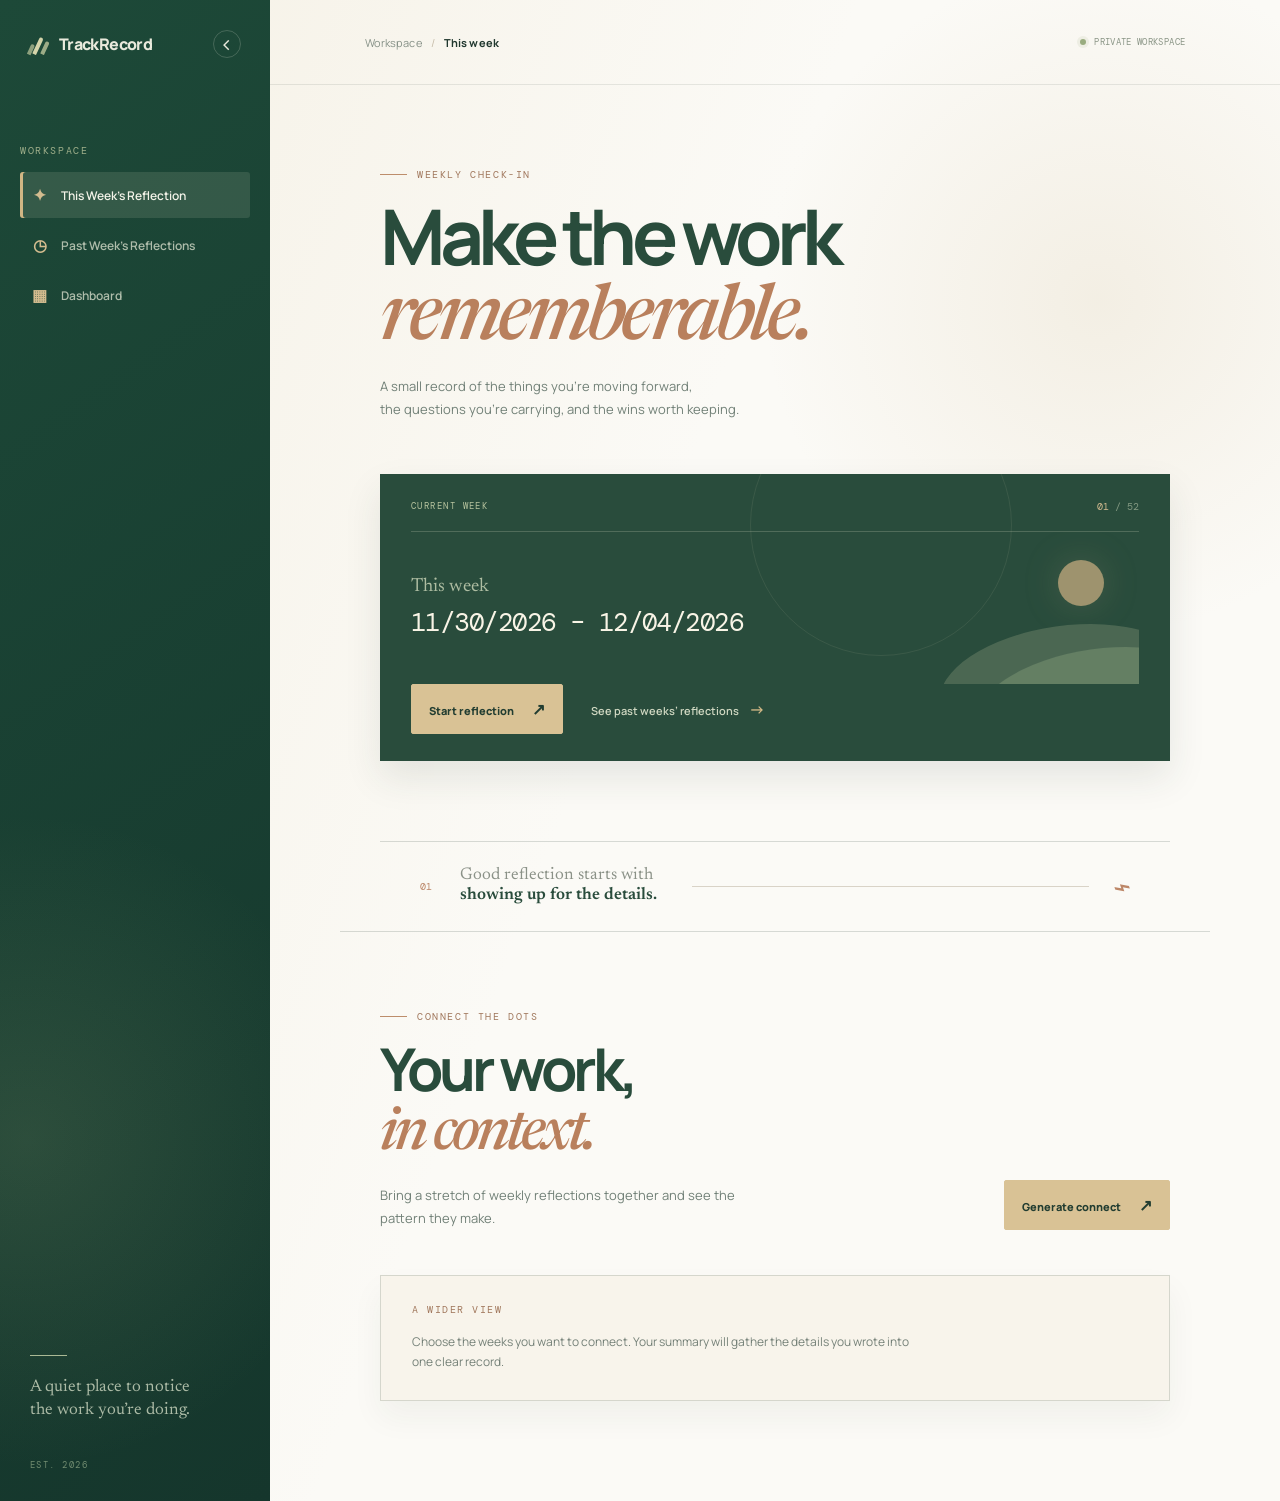
<file: index.html>
<!doctype html>
<html lang="en">
  <head>
    <meta charset="UTF-8" />
    <meta name="viewport" content="width=device-width, initial-scale=1.0" />
    <meta name="description" content="TrackRecord helps you keep a thoughtful record of your work each week." />
    <title>TrackRecord | Weekly work reflections</title>
    <link rel="preconnect" href="https://fonts.googleapis.com" />
    <link rel="preconnect" href="https://fonts.gstatic.com" crossorigin />
    <link href="https://fonts.googleapis.com/css2?family=DM+Mono:wght@400;500&family=Manrope:wght@400;500;600;700;800&family=Newsreader:opsz,wght@6..72,500;6..72,600&display=swap" rel="stylesheet" />
    <link rel="stylesheet" href="styles.css" />
    <script src="script.js" defer></script>
  </head>
  <body>
    <div class="app-shell">
      <aside class="sidebar" aria-label="Primary navigation">
        <div class="sidebar-top">
          <a class="brand-mark" href="index.html" aria-label="TrackRecord home">
            <span class="brand-symbol" aria-hidden="true"><span></span><span></span><span></span></span>
            <span class="brand-name">TrackRecord</span>
          </a>

          <button class="collapse-button" type="button" aria-label="Collapse navigation" aria-expanded="true">
            <span aria-hidden="true">‹</span>
          </button>
        </div>

        <nav class="nav-list">
          <p class="nav-label">Workspace</p>
          <a class="nav-item active" href="#reflection" aria-current="page">
            <span class="nav-icon" aria-hidden="true">✦</span>
            <span>This Week’s Reflection</span>
          </a>
          <a class="nav-item" href="past.html">
            <span class="nav-icon" aria-hidden="true">◷</span>
            <span>Past Week’s Reflections</span>
          </a>
          <a class="nav-item" href="#dashboard">
            <span class="nav-icon" aria-hidden="true">▦</span>
            <span>Dashboard</span>
          </a>
        </nav>

        <div class="sidebar-footer">
          <div class="footer-line"></div>
          <p class="footer-note">A quiet place to notice<br />the work you’re doing.</p>
          <span class="footer-year">EST. 2026</span>
        </div>
      </aside>

      <main class="main-content" id="reflection">
        <header class="topbar">
          <div class="breadcrumb"><span>Workspace</span><span class="breadcrumb-slash">/</span><strong>This week</strong></div>
          <div class="topbar-status"><span class="status-dot"></span>Private workspace</div>
        </header>

        <section class="hero-section" aria-labelledby="page-title">
          <div class="eyebrow"><span class="eyebrow-line"></span><span>Weekly check-in</span></div>
          <h1 id="page-title">Make the work<br /><em>rememberable.</em></h1>
          <p class="hero-description">A small record of the things you’re moving forward,<br class="desktop-break" /> the questions you’re carrying, and the wins worth keeping.</p>

          <div class="reflection-card">
            <div class="card-topline">
              <span class="card-kicker">CURRENT WEEK</span>
              <span class="card-index">01 <span>/ 52</span></span>
            </div>
            <div class="card-content">
              <div>
                <p class="week-label">This week</p>
                <p class="week-dates" id="week-dates">09/14/2026 – 09/18/2026</p>
              </div>
              <div class="card-decoration" aria-hidden="true">
                <span class="sun"></span>
                <span class="hill hill-back"></span>
                <span class="hill hill-front"></span>
              </div>
            </div>
            <div class="card-actions">
              <a class="primary-button" href="reflection.html" target="_blank" rel="noopener">Start reflection <span aria-hidden="true">↗</span></a>
              <a class="text-button" href="past.html">See past weeks’ reflections <span aria-hidden="true">→</span></a>
            </div>
          </div>
        </section>

        <section class="lower-note" aria-label="Reflection prompt">
          <div class="note-number">01</div>
          <p>Good reflection starts with<br /><strong>showing up for the details.</strong></p>
          <span class="note-rule"></span>
          <span class="note-mark" aria-hidden="true">⌁</span>
        </section>

        <section class="dashboard-section" id="dashboard" aria-labelledby="dashboard-title">
          <div class="eyebrow"><span class="eyebrow-line"></span><span>Connect the dots</span></div>
          <div class="dashboard-heading">
            <div>
              <h2 id="dashboard-title">Your work,<br /><em>in context.</em></h2>
              <p class="dashboard-description">Bring a stretch of weekly reflections together and see the pattern they make.</p>
            </div>
            <button class="primary-button" id="connect-button" type="button">Generate connect <span aria-hidden="true">↗</span></button>
          </div>

          <div class="dashboard-empty" id="dashboard-empty">
            <p class="panel-kicker">A wider view</p>
            <p>Choose the weeks you want to connect. Your summary will gather the details you wrote into one clear record.</p>
          </div>

          <article class="connect-summary" id="connect-summary" hidden>
            <div class="connect-summary-topline">
              <div>
                <p class="panel-kicker">Summary Since Last Connect</p>
                <h3 id="connect-range">All available weeks</h3>
              </div>
              <span class="summary-check" aria-hidden="true">✓</span>
            </div>
            <div class="connect-summary-list" id="connect-summary-list"></div>
          </article>
        </section>
      </main>
    </div>

    <dialog class="connect-dialog" id="connect-dialog" aria-labelledby="connect-dialog-title">
      <form method="dialog" id="connect-form">
        <div class="dialog-topline">
          <p class="panel-kicker">Generate a wider view</p>
          <button class="dialog-close" value="cancel" type="submit" aria-label="Close connect dialog">×</button>
        </div>
        <h2 id="connect-dialog-title">Which weeks<br /><em>should connect?</em></h2>
        <p class="dialog-copy">Select the first and last reflection to include. You can connect any available range.</p>
        <div class="connect-fields">
          <label>From <select id="connect-start" required></select></label>
          <label>Through <select id="connect-end" required></select></label>
        </div>
        <div class="dialog-actions">
          <button class="quiet-button" value="cancel" type="submit">Cancel</button>
          <button class="primary-button" id="generate-button" value="default" type="submit">Generate summary <span aria-hidden="true">↗</span></button>
        </div>
      </form>
    </dialog>
  </body>
</html>
</file>
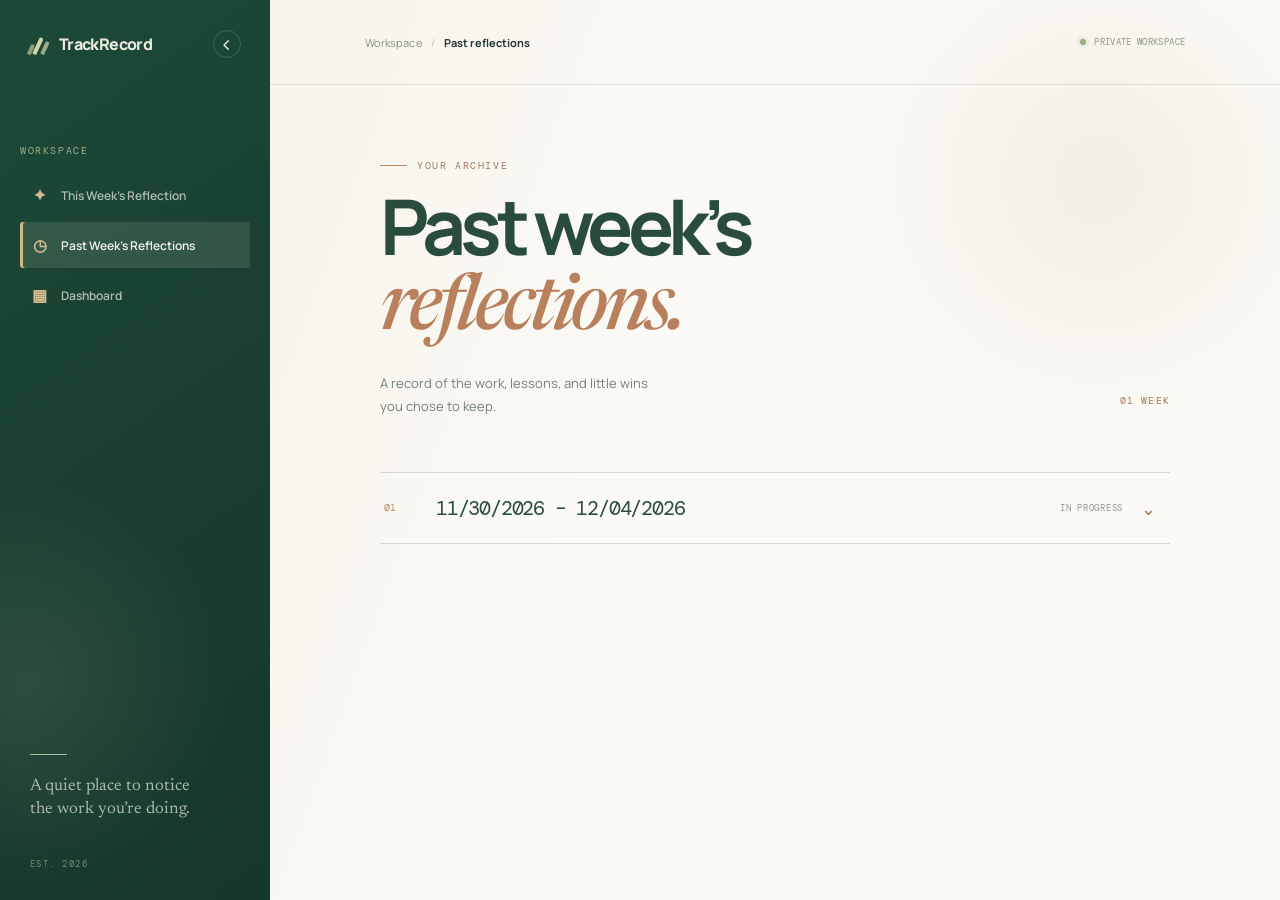
<file: past.html>
<!doctype html>
<html lang="en">
  <head>
    <meta charset="UTF-8" />
    <meta name="viewport" content="width=device-width, initial-scale=1.0" />
    <meta name="description" content="Review your past TrackRecord reflections." />
    <title>Past Reflections | TrackRecord</title>
    <link rel="preconnect" href="https://fonts.googleapis.com" />
    <link rel="preconnect" href="https://fonts.gstatic.com" crossorigin />
    <link href="https://fonts.googleapis.com/css2?family=DM+Mono:wght@400;500&family=Manrope:wght@400;500;600;700;800&family=Newsreader:opsz,wght@6..72,500;6..72,600&display=swap" rel="stylesheet" />
    <link rel="stylesheet" href="styles.css" />
    <script src="past.js" defer></script>
  </head>
  <body>
    <div class="app-shell">
      <aside class="sidebar" aria-label="Primary navigation">
        <div class="sidebar-top">
          <a class="brand-mark" href="index.html" aria-label="TrackRecord home">
            <span class="brand-symbol" aria-hidden="true"><span></span><span></span><span></span></span>
            <span class="brand-name">TrackRecord</span>
          </a>
          <button class="collapse-button" type="button" aria-label="Collapse navigation" aria-expanded="true">
            <span aria-hidden="true">‹</span>
          </button>
        </div>
        <nav class="nav-list">
          <p class="nav-label">Workspace</p>
          <a class="nav-item" href="reflection.html"><span class="nav-icon" aria-hidden="true">✦</span><span>This Week’s Reflection</span></a>
          <a class="nav-item active" href="past.html" aria-current="page"><span class="nav-icon" aria-hidden="true">◷</span><span>Past Week’s Reflections</span></a>
          <a class="nav-item" href="index.html#dashboard"><span class="nav-icon" aria-hidden="true">▦</span><span>Dashboard</span></a>
        </nav>
        <div class="sidebar-footer">
          <div class="footer-line"></div>
          <p class="footer-note">A quiet place to notice<br />the work you’re doing.</p>
          <span class="footer-year">EST. 2026</span>
        </div>
      </aside>

      <main class="main-content">
        <header class="topbar">
          <div class="breadcrumb"><a href="index.html">Workspace</a><span class="breadcrumb-slash">/</span><strong>Past reflections</strong></div>
          <div class="topbar-status"><span class="status-dot"></span>Private workspace</div>
        </header>

        <section class="past-workspace" aria-labelledby="past-title">
          <div class="eyebrow"><span class="eyebrow-line"></span><span>Your archive</span></div>
          <div class="past-heading">
            <div>
              <h1 id="past-title">Past week’s<br /><em>reflections.</em></h1>
              <p class="past-description">A record of the work, lessons, and little wins<br class="desktop-break" /> you chose to keep.</p>
            </div>
            <span class="archive-count" id="archive-count">01 week</span>
          </div>
          <div class="week-list" id="week-list" aria-live="polite"></div>
        </section>
      </main>
    </div>
  </body>
</html>
</file>
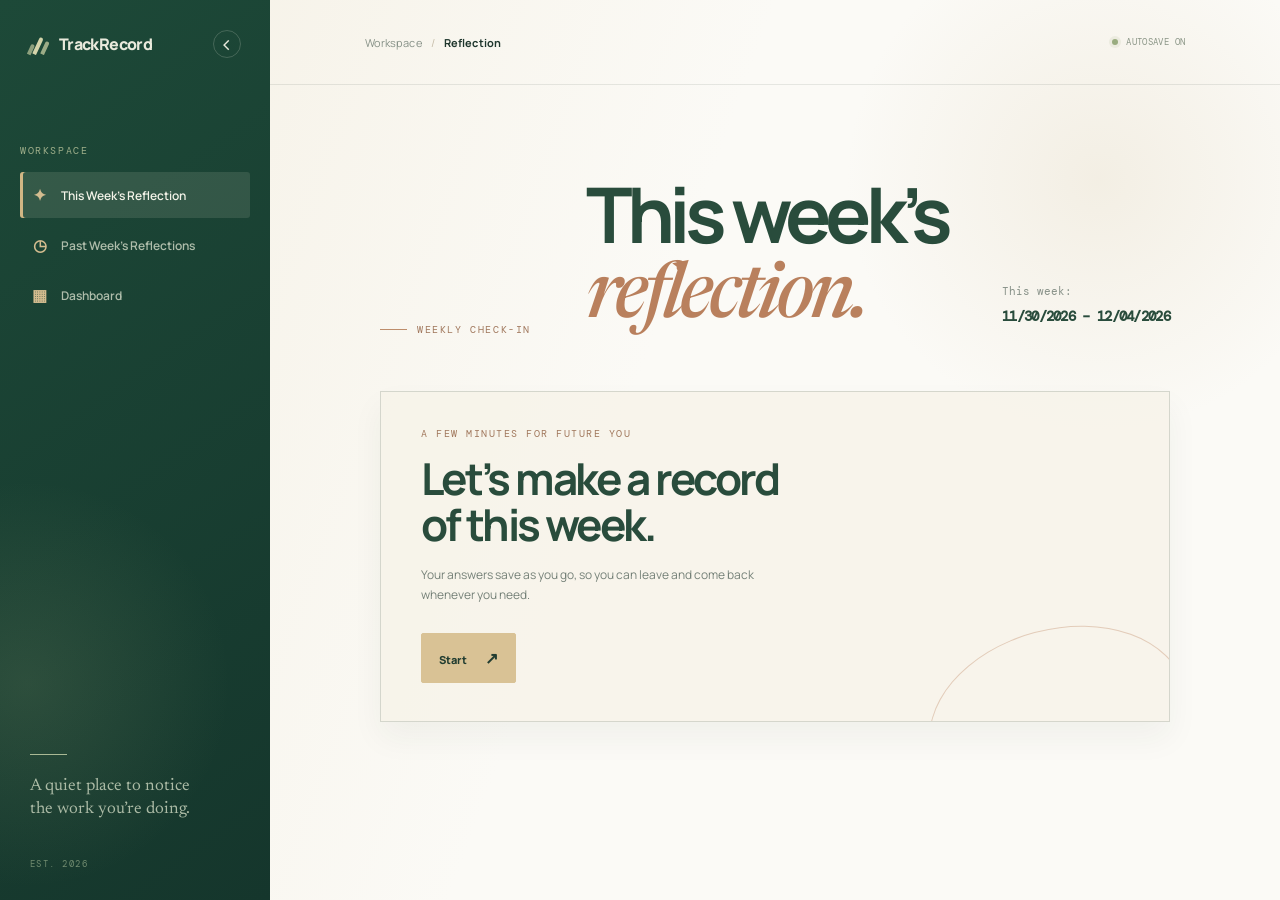
<file: reflection.html>
<!doctype html>
<html lang="en">
  <head>
    <meta charset="UTF-8" />
    <meta name="viewport" content="width=device-width, initial-scale=1.0" />
    <meta name="description" content="Write your weekly TrackRecord reflection." />
    <title>Start Reflection | TrackRecord</title>
    <link rel="preconnect" href="https://fonts.googleapis.com" />
    <link rel="preconnect" href="https://fonts.gstatic.com" crossorigin />
    <link href="https://fonts.googleapis.com/css2?family=DM+Mono:wght@400;500&family=Manrope:wght@400;500;600;700;800&family=Newsreader:opsz,wght@6..72,500;6..72,600&display=swap" rel="stylesheet" />
    <link rel="stylesheet" href="styles.css" />
    <script src="reflection.js" defer></script>
  </head>
  <body class="reflection-page">
    <div class="app-shell">
      <aside class="sidebar" aria-label="Primary navigation">
        <div class="sidebar-top">
          <a class="brand-mark" href="index.html" aria-label="TrackRecord home">
            <span class="brand-symbol" aria-hidden="true"><span></span><span></span><span></span></span>
            <span class="brand-name">TrackRecord</span>
          </a>
          <button class="collapse-button" type="button" aria-label="Collapse navigation" aria-expanded="true">
            <span aria-hidden="true">‹</span>
          </button>
        </div>
        <nav class="nav-list">
          <p class="nav-label">Workspace</p>
          <a class="nav-item active" href="reflection.html" aria-current="page"><span class="nav-icon" aria-hidden="true">✦</span><span>This Week’s Reflection</span></a>
          <a class="nav-item" href="past.html"><span class="nav-icon" aria-hidden="true">◷</span><span>Past Week’s Reflections</span></a>
          <a class="nav-item" href="index.html#dashboard"><span class="nav-icon" aria-hidden="true">▦</span><span>Dashboard</span></a>
        </nav>
        <div class="sidebar-footer">
          <div class="footer-line"></div>
          <p class="footer-note">A quiet place to notice<br />the work you’re doing.</p>
          <span class="footer-year">EST. 2026</span>
        </div>
      </aside>

      <main class="main-content" id="reflection-app">
        <header class="topbar">
          <div class="breadcrumb"><a href="index.html">Workspace</a><span class="breadcrumb-slash">/</span><strong>Reflection</strong></div>
          <div class="topbar-status"><span class="status-dot"></span>Autosave on</div>
        </header>

        <section class="reflection-workspace" aria-labelledby="reflection-title">
          <div class="reflection-heading">
            <div class="eyebrow"><span class="eyebrow-line"></span><span>Weekly check-in</span></div>
            <h1 id="reflection-title">This week’s<br /><em>reflection.</em></h1>
            <p class="reflection-week">This week: <strong id="reflection-week-dates">09/14/2026 – 09/18/2026</strong></p>
          </div>

          <div class="reflection-panel" id="start-panel">
            <p class="panel-kicker">A few minutes for future you</p>
            <h2>Let’s make a record<br />of this week.</h2>
            <p class="panel-copy">Your answers save as you go, so you can leave and come back whenever you need.</p>
            <button class="primary-button" id="begin-button" type="button">Start <span aria-hidden="true">↗</span></button>
          </div>

          <div class="question-panel" id="question-panel" hidden>
            <div class="question-progress"><span id="question-count">01</span><span class="progress-track"><span id="progress-fill"></span></span><span>06</span></div>
            <p class="question-kicker">Question <span id="question-number">01</span></p>
            <h2 id="question-title">What projects/tasks did you work on this week?</h2>
            <div class="answer-list" id="answer-list"></div>
            <p class="save-status" id="save-status" role="status">Saved locally</p>
          </div>

          <div class="summary-panel" id="summary-panel" hidden>
            <div class="summary-topline"><span class="panel-kicker">Your reflection</span><span class="summary-check" aria-hidden="true">✓</span></div>
            <h2>That’s a week<br /><em>worth remembering.</em></h2>
            <div class="summary-list" id="summary-list"></div>
            <div class="summary-actions">
              <button class="quiet-button edit-summary-button" type="button" data-action="edit">Edit reflection <span aria-hidden="true">↗</span></button>
              <a class="text-button summary-home" href="index.html">Back to this week <span aria-hidden="true">→</span></a>
            </div>
          </div>
        </section>
      </main>
    </div>
  </body>
</html>
</file>
<file: styles.css>
:root {
  --ink: #20372e;
  --deep-green: #294c3c;
  --forest: #163d30;
  --moss: #637d5f;
  --cream: #f4f0e6;
  --paper: #fbfaf6;
  --sand: #d9c9a9;
  --clay: #b9805d;
  --line: rgba(32, 55, 46, 0.17);
  --sidebar-width: 270px;
  --sidebar-collapsed-width: 72px;
}

* { box-sizing: border-box; }

html { scroll-behavior: smooth; }

body {
  margin: 0;
  min-width: 320px;
  background: var(--cream);
  color: var(--ink);
  font-family: "Manrope", sans-serif;
  -webkit-font-smoothing: antialiased;
}

button, a { font: inherit; }
button { cursor: pointer; }
a { color: inherit; text-decoration: none; }

.app-shell { display: flex; min-height: 100vh; overflow: hidden; }

.sidebar {
  position: relative;
  display: flex;
  flex: 0 0 var(--sidebar-width);
  flex-direction: column;
  min-height: 100vh;
  padding: 30px 20px 28px;
  color: #e9eadc;
  background: var(--forest);
  background-image: radial-gradient(circle at 10% 76%, rgba(156, 170, 122, .16), transparent 28%), linear-gradient(145deg, #1d4938, #15362c);
  transition: padding .25s ease;
}
.sidebar.collapsed { width: 72px; min-width: 0; flex: 0 0 72px; padding-left: 10px; padding-right: 10px; }
.sidebar.collapsed .sidebar-top { justify-content: center; padding: 0; }
.sidebar.collapsed .brand-name,
.sidebar.collapsed .nav-label,
.sidebar.collapsed .nav-item span:last-child,
.sidebar.collapsed .sidebar-footer { display: none; }
.sidebar.collapsed .nav-item { justify-content: center; padding-left: 8px; padding-right: 8px; }
.sidebar.collapsed .collapse-button span { display: inline-block; transform: translateX(1px); }

.sidebar-top { display: flex; align-items: center; justify-content: space-between; padding: 0 9px; }
.brand-mark { display: flex; align-items: center; gap: 11px; font-size: 16px; font-weight: 800; letter-spacing: -.04em; }
.brand-symbol { position: relative; display: flex; align-items: end; gap: 3px; height: 21px; width: 19px; }
.brand-symbol span { display: block; width: 4px; border-radius: 8px 8px 1px 1px; background: #bdc69b; transform: rotate(25deg); }
.brand-symbol span:nth-child(1) { height: 11px; opacity: .7; }
.brand-symbol span:nth-child(2) { height: 18px; background: #d4d4aa; }
.brand-symbol span:nth-child(3) { height: 14px; opacity: .8; }
.collapse-button { display: grid; place-items: center; width: 28px; height: 28px; border: 1px solid rgba(233, 234, 220, .2); border-radius: 50%; color: #e9eadc; background: transparent; font-size: 22px; line-height: 1; }
.nav-list { margin-top: 86px; }
.nav-label, .card-kicker, .footer-year { margin: 0 0 15px; color: #9eae8a; font-family: "DM Mono", monospace; font-size: 10px; letter-spacing: .16em; text-transform: uppercase; }
.nav-item { display: flex; align-items: center; gap: 13px; margin: 4px 0; padding: 12px 11px; border-radius: 3px; color: #afbdab; font-size: 12px; font-weight: 600; transition: background .2s, color .2s; }
.nav-item:hover, .nav-item.active { color: #f3f3e8; background: rgba(227, 229, 207, .12); }
.nav-item.active { box-shadow: inset 3px 0 #d1b684; }
.nav-icon { display: inline-grid; place-items: center; width: 17px; color: #d3bc8f; font-size: 16px; }
.sidebar-footer { margin-top: auto; padding: 0 10px; }
.footer-line { width: 37px; height: 1px; margin-bottom: 21px; background: #aab995; }
.footer-note { margin: 0 0 28px; color: #acbba6; font-family: "Newsreader", serif; font-size: 17px; line-height: 1.35; }
.footer-year { margin: 0; color: #718c70; font-size: 9px; }

.main-content { position: relative; flex: 1; min-width: 0; min-height: 100vh; background: var(--paper); background-image: radial-gradient(circle at 82% 20%, rgba(215, 198, 163, .22), transparent 23%), linear-gradient(110deg, rgba(239, 231, 211, .35), transparent 38%); }
.topbar { display: flex; align-items: center; justify-content: space-between; min-height: 85px; padding: 0 7.4vw; border-bottom: 1px solid rgba(32, 55, 46, .1); }
.breadcrumb { color: #869187; font-size: 11px; letter-spacing: .01em; }
.breadcrumb strong { color: var(--ink); font-weight: 700; }
.breadcrumb-slash { margin: 0 9px; color: #c6bca9; }
.topbar-status { display: flex; align-items: center; gap: 8px; color: #8b9687; font-family: "DM Mono", monospace; font-size: 9px; letter-spacing: .04em; text-transform: uppercase; }
.status-dot { width: 6px; height: 6px; border-radius: 50%; background: #99ac7f; box-shadow: 0 0 0 3px rgba(153, 172, 127, .13); }
.hero-section { max-width: 870px; margin: 0 auto; padding: 83px 40px 30px; }
.eyebrow { display: flex; align-items: center; gap: 10px; color: #a1785d; font-family: "DM Mono", monospace; font-size: 10px; letter-spacing: .16em; text-transform: uppercase; }
.eyebrow-line { width: 27px; height: 1px; background: #bd8d6b; }
h1 { margin: 18px 0 17px; color: var(--deep-green); font-size: clamp(46px, 6vw, 82px); font-weight: 700; letter-spacing: -.075em; line-height: .96; }
h1 em { color: var(--clay); font-family: "Newsreader", serif; font-weight: 500; letter-spacing: -.06em; }
.hero-description { margin: 0; color: #718077; font-size: 13px; line-height: 1.75; }
.reflection-card { position: relative; overflow: hidden; margin-top: 53px; padding: 26px 31px 27px; color: #f3f0e4; background: var(--deep-green); box-shadow: 0 17px 35px rgba(38, 59, 47, .1); }
.reflection-card::after { position: absolute; top: -80px; right: 20%; width: 260px; height: 260px; border: 1px solid rgba(225, 218, 188, .09); border-radius: 50%; content: ""; }
.card-topline, .card-content, .card-actions { position: relative; z-index: 1; }
.card-topline { display: flex; align-items: center; justify-content: space-between; padding-bottom: 18px; border-bottom: 1px solid rgba(234, 232, 211, .2); }
.card-kicker { margin: 0; color: #b7c49f; font-size: 9px; }
.card-index { color: #d4bc91; font-family: "DM Mono", monospace; font-size: 10px; }
.card-index span { color: #849a83; }
.card-content { display: flex; align-items: center; justify-content: space-between; min-height: 152px; }
.week-label { margin: 0 0 9px; color: #aebda2; font-family: "Newsreader", serif; font-size: 19px; }
.week-dates { margin: 0; color: #f8f4e6; font-family: "DM Mono", monospace; font-size: clamp(18px, 2.4vw, 26px); letter-spacing: -.06em; }
.card-decoration { position: relative; align-self: stretch; width: 210px; overflow: hidden; opacity: .75; }
.sun { position: absolute; top: 28px; right: 35px; width: 46px; height: 46px; border-radius: 50%; background: #c5ab7f; box-shadow: 0 0 35px rgba(197, 171, 127, .25); }
.hill { position: absolute; bottom: -62px; width: 250px; height: 120px; border-radius: 50% 50% 0 0; transform: rotate(-8deg); }
.hill-back { right: -50px; background: #57715a; }
.hill-front { right: -85px; bottom: -85px; background: #789071; }
.card-actions { display: flex; align-items: center; gap: 28px; }
.primary-button { padding: 13px 17px; border: 1px solid #d9c295; border-radius: 2px; color: #223d31; background: #d9c295; font-size: 11px; font-weight: 800; transition: background .2s, transform .2s; }
.primary-button { display: inline-block; text-decoration: none; }
.primary-button span { margin-left: 16px; font-size: 16px; }
.primary-button:hover { background: #e6d0a4; transform: translateY(-2px); }
.text-button { padding: 10px 0; border: 0; color: #d0d8c2; background: transparent; font-size: 11px; font-weight: 600; }
.text-button span { margin-left: 8px; color: #d3b987; font-size: 16px; }
.text-button:hover { color: white; }
.lower-note { display: flex; align-items: center; max-width: 790px; margin: 50px auto 0; padding: 24px 40px; border-top: 1px solid var(--line); }
.note-number { color: #ba8566; font-family: "DM Mono", monospace; font-size: 10px; }
.lower-note p { margin: 0 35px 0 28px; color: #8a9187; font-family: "Newsreader", serif; font-size: 17px; line-height: 1.2; }
.lower-note strong { color: var(--deep-green); font-weight: 600; }
.note-rule { flex: 1; height: 1px; background: #d9d3c7; }
.note-mark { margin-left: 24px; color: #bd8768; font-size: 29px; transform: rotate(-20deg); }
.dashboard-section { max-width: 870px; margin: 0 auto; padding: 78px 40px 100px; border-top: 1px solid var(--line); }
.dashboard-heading { display: flex; align-items: end; justify-content: space-between; gap: 30px; margin-top: 17px; }
.dashboard-heading h2 { margin: 0; color: var(--deep-green); font-size: clamp(35px, 5vw, 59px); letter-spacing: -.07em; line-height: .98; }
.dashboard-heading h2 em, .connect-dialog h2 em { color: var(--clay); font-family: "Newsreader", serif; font-weight: 500; }
.dashboard-description { max-width: 360px; margin: 20px 0 0; color: #718077; font-size: 13px; line-height: 1.75; }
.dashboard-heading .primary-button { flex: 0 0 auto; }
.dashboard-empty, .connect-summary { margin-top: 45px; padding: 27px 31px; border: 1px solid rgba(32, 55, 46, .16); background: rgba(247, 243, 232, .72); box-shadow: 0 16px 30px rgba(38, 59, 47, .05); }
.dashboard-empty p:last-child { max-width: 500px; margin: 0; color: #758178; font-size: 12px; line-height: 1.7; }
.connect-summary { padding: 30px 35px 35px; }
.connect-summary-topline { display: flex; align-items: start; justify-content: space-between; gap: 20px; }
.connect-summary-topline .panel-kicker { margin-bottom: 10px; }
.connect-summary-topline h3 { margin: 0; color: var(--deep-green); font-family: "DM Mono", monospace; font-size: 12px; font-weight: 500; letter-spacing: -.04em; }
.connect-summary-list { margin-top: 28px; border-top: 1px solid var(--line); }
.connect-summary-item { padding: 20px 0; border-bottom: 1px solid var(--line); }
.connect-summary-item h4 { margin: 0 0 11px; color: #a1785d; font-family: "DM Mono", monospace; font-size: 10px; letter-spacing: .12em; text-transform: uppercase; }
.connect-summary-item ul { display: grid; gap: 7px; margin: 0; padding-left: 18px; color: #4f6257; font-size: 12px; line-height: 1.65; }
.connect-summary-item li { padding-left: 3px; }
.connect-dialog { width: min(560px, calc(100% - 40px)); padding: 31px 35px 34px; border: 1px solid rgba(32, 55, 46, .2); color: var(--ink); background: var(--paper); box-shadow: 0 22px 70px rgba(32, 55, 46, .2); }
.connect-dialog::backdrop { background: rgba(22, 61, 48, .34); }
.connect-dialog form { margin: 0; }
.dialog-topline { display: flex; align-items: start; justify-content: space-between; }
.dialog-close { padding: 0; border: 0; color: #a1785d; background: transparent; font-size: 25px; line-height: 1; }
.dialog-close:hover { color: var(--deep-green); }
.connect-dialog h2 { margin: 15px 0 0; color: var(--deep-green); font-size: clamp(30px, 5vw, 48px); letter-spacing: -.07em; line-height: .98; }
.dialog-copy { max-width: 380px; margin: 19px 0 28px; color: #758178; font-size: 12px; line-height: 1.7; }
.connect-fields { display: grid; grid-template-columns: 1fr 1fr; gap: 16px; }
.connect-fields label { color: #829087; font-family: "DM Mono", monospace; font-size: 10px; letter-spacing: .1em; text-transform: uppercase; }
.connect-fields select { display: block; width: 100%; margin-top: 9px; padding: 12px 10px; border: 1px solid #d5d2c8; border-radius: 2px; color: var(--ink); background: #fffdf8; font: 12px "Manrope", sans-serif; }
.dialog-actions { display: flex; align-items: center; justify-content: end; gap: 23px; margin-top: 31px; }
.dialog-actions .primary-button { display: inline-block; }

.reflection-workspace { max-width: 870px; margin: 0 auto; padding: 74px 40px 80px; }
.reflection-heading { display: flex; align-items: end; justify-content: space-between; gap: 30px; }
.reflection-heading h1 { margin-bottom: 0; }
.reflection-week { margin: 0 0 9px; color: #879188; font-family: "DM Mono", monospace; font-size: 11px; line-height: 1.6; white-space: nowrap; }
.reflection-week strong { display: block; margin-top: 4px; color: var(--deep-green); font-size: 14px; letter-spacing: -.05em; }
.reflection-panel, .question-panel, .summary-panel { margin-top: 55px; padding: 35px 40px 38px; border: 1px solid rgba(32, 55, 46, .16); background: rgba(247, 243, 232, .72); box-shadow: 0 16px 30px rgba(38, 59, 47, .05); }
.reflection-panel { position: relative; overflow: hidden; }
.reflection-panel::after { position: absolute; right: -20px; bottom: -90px; width: 260px; height: 180px; border: 1px solid rgba(185, 128, 93, .35); border-radius: 50%; content: ""; transform: rotate(-15deg); }
.panel-kicker, .question-kicker { margin: 0 0 16px; color: #a1785d; font-family: "DM Mono", monospace; font-size: 10px; letter-spacing: .15em; text-transform: uppercase; }
.reflection-panel h2, .question-panel h2, .summary-panel h2 { position: relative; z-index: 1; max-width: 560px; margin: 0; color: var(--deep-green); font-size: clamp(28px, 4vw, 44px); letter-spacing: -.06em; line-height: 1.03; }
.panel-copy { max-width: 380px; margin: 18px 0 27px; color: #758178; font-size: 12px; line-height: 1.7; }
.reflection-panel .primary-button { position: relative; z-index: 1; }
.question-panel { padding-top: 30px; }
.question-progress { display: flex; align-items: center; gap: 13px; color: #9b7b61; font-family: "DM Mono", monospace; font-size: 10px; }
.progress-track { flex: 1; height: 2px; background: #ddd6c7; }
#progress-fill { display: block; width: 16.66%; height: 100%; background: #b9805d; transition: width .25s ease; }
.question-kicker { margin-top: 45px; margin-bottom: 13px; }
.question-kicker span { color: var(--deep-green); }
.question-panel h2 { max-width: 670px; font-size: clamp(26px, 4vw, 41px); }
.answer-list { margin-top: 31px; }
.answer-entry + .answer-entry { margin-top: 25px; padding-top: 25px; border-top: 1px solid var(--line); }
.answer-entry label { display: block; margin-bottom: 9px; color: #829087; font-family: "DM Mono", monospace; font-size: 9px; letter-spacing: .13em; text-transform: uppercase; }
.answer-label-row { display: flex; align-items: center; justify-content: space-between; }
.answer-label-row label { margin-bottom: 9px; }
.delete-button { margin-bottom: 9px; padding: 0; border: 0; color: #a1785d; background: transparent; font-family: "DM Mono", monospace; font-size: 9px; letter-spacing: .08em; text-transform: uppercase; }
.delete-button:hover { color: #874f3b; text-decoration: underline; }
.answer-entry textarea { display: block; width: 100%; min-height: 126px; resize: vertical; padding: 16px; border: 1px solid #d5d2c8; border-radius: 2px; outline: 0; color: var(--ink); background: #fffdf8; font: 13px/1.7 "Manrope", sans-serif; transition: border .2s, box-shadow .2s; }
.answer-entry textarea:focus { border-color: #9baf8d; box-shadow: 0 0 0 3px rgba(155, 175, 141, .16); }
.question-actions { display: flex; align-items: center; gap: 20px; margin-top: 14px; }
.question-actions .primary-button { margin-left: auto; }
.quiet-button, .text-button { border: 0; background: transparent; }
.quiet-button { padding: 8px 0; color: #7c887e; font-size: 11px; font-weight: 700; }
.quiet-button:hover { color: var(--deep-green); }
.quiet-button:disabled { color: #c1c3b9; cursor: not-allowed; }
.back-button { color: #9a806c; }
.add-button { color: #a1785d; }
.save-status { margin: 24px 0 0; color: #99a294; font-family: "DM Mono", monospace; font-size: 9px; }
.summary-panel { padding-top: 30px; }
.summary-topline { display: flex; align-items: start; justify-content: space-between; }
.summary-check { display: grid; place-items: center; width: 27px; height: 27px; border-radius: 50%; color: var(--forest); background: #ccd4b6; font-weight: 800; }
.summary-panel h2 { margin-bottom: 39px; }
.summary-panel h2 em { color: var(--clay); font-family: "Newsreader", serif; font-weight: 500; }
.summary-list { border-top: 1px solid var(--line); }
.summary-item { padding: 20px 0; border-bottom: 1px solid var(--line); }
.summary-item p { margin: 0 0 10px; color: #a1785d; font-family: "DM Mono", monospace; font-size: 9px; letter-spacing: .08em; line-height: 1.5; text-transform: uppercase; }
.summary-item div { display: grid; gap: 8px; color: #4f6257; font-size: 12px; line-height: 1.65; }
.summary-item div span { white-space: pre-wrap; }
.skipped-answer { color: #a7a89c; font-family: "Newsreader", serif; font-size: 16px; font-style: italic; }
.summary-home { display: inline-block; margin-top: 26px; padding: 0; color: var(--deep-green); }
.summary-actions { display: flex; align-items: center; gap: 24px; margin-top: 26px; }
.summary-actions .summary-home { margin-top: 0; }
.edit-summary-button { color: #a1785d; }
.edit-summary-button span { margin-left: 7px; color: #b9805d; font-size: 14px; }
.edit-summary-button:hover { color: var(--deep-green); }

.past-workspace { max-width: 870px; margin: 0 auto; padding: 74px 40px 80px; }
.past-heading { display: flex; align-items: end; justify-content: space-between; gap: 30px; margin-top: 17px; }
.past-heading h1 { margin: 0; }
.past-description { margin: 24px 0 0; color: #718077; font-size: 13px; line-height: 1.75; }
.archive-count { margin-bottom: 11px; color: #a1785d; font-family: "DM Mono", monospace; font-size: 10px; letter-spacing: .12em; text-transform: uppercase; }
.week-list { margin-top: 54px; border-top: 1px solid var(--line); }
.week-item { border-bottom: 1px solid var(--line); }
.week-toggle { display: grid; grid-template-columns: 52px minmax(0, 1fr) auto 25px; align-items: center; width: 100%; padding: 22px 4px; border: 0; color: var(--deep-green); background: transparent; text-align: left; transition: padding .2s, background .2s; }
.week-toggle:hover { padding-left: 10px; padding-right: 10px; background: rgba(224, 216, 194, .2); }
.week-item-number { color: #b9805d; font-family: "DM Mono", monospace; font-size: 10px; }
.week-item-date { font-family: "DM Mono", monospace; font-size: clamp(15px, 2vw, 20px); letter-spacing: -.06em; }
.week-item-state { margin-right: 18px; color: #8c998d; font-family: "DM Mono", monospace; font-size: 9px; letter-spacing: .08em; text-transform: uppercase; }
.week-item.expanded .week-item-state { color: #a1785d; }
.week-item-arrow { color: #a1785d; font-size: 18px; transition: transform .2s; }
.week-item.expanded .week-item-arrow { transform: rotate(180deg); }
.week-summary { padding: 3px 4px 32px 52px; }
.week-summary .summary-list { border-top: 1px solid rgba(32, 55, 46, .1); }
.week-summary .summary-item { padding: 16px 0; }
.week-summary .summary-item p { margin-bottom: 7px; }
.week-summary .edit-summary-button { display: inline-block; margin-top: 18px; padding: 0; }

@media (max-width: 720px) {
  :root { --sidebar-width: 64px; }
  .sidebar { padding: 24px 10px; }
  .brand-name, .nav-label, .nav-item span:last-child, .sidebar-footer { display: none; }
  .sidebar-top { justify-content: center; padding: 0; }
  .collapse-button { display: none; }
  .nav-list { margin-top: 65px; }
  .nav-item { justify-content: center; padding: 14px 8px; }
  .nav-item.active { box-shadow: inset 0 -3px #d1b684; }
  .topbar { min-height: 72px; padding: 0 23px; }
  .topbar-status { font-size: 8px; }
  .hero-section { padding: 58px 24px 15px; }
  h1 { font-size: clamp(45px, 13vw, 76px); }
  h1 em { display: block; font-size: clamp(34px, 10vw, 60px); }
  .desktop-break { display: none; }
  .reflection-card { margin-top: 40px; padding: 22px 20px 23px; }
  .card-content { min-height: 142px; }
  .card-decoration { width: 100px; }
  .week-dates { font-size: 16px; }
  .card-actions { align-items: flex-start; flex-direction: column; gap: 12px; }
  .text-button { padding-top: 0; }
  .lower-note { margin-top: 25px; padding: 24px; }
  .lower-note p { margin-left: 18px; margin-right: 15px; font-size: 15px; }
  .note-mark { margin-left: 12px; }
  .dashboard-section { padding: 58px 24px 70px; }
  .dashboard-heading { display: block; }
  .dashboard-heading .primary-button { margin-top: 28px; }
  .dashboard-empty, .connect-summary { padding: 24px 20px; }
  .connect-dialog { padding: 27px 20px 29px; }
  .connect-fields { grid-template-columns: 1fr; gap: 18px; }
  .reflection-workspace { padding: 58px 24px 60px; }
  .reflection-heading { display: block; }
  .reflection-heading h1 { margin-bottom: 25px; }
  .reflection-week { margin-bottom: 0; }
  .reflection-panel, .question-panel, .summary-panel { margin-top: 38px; padding: 27px 20px 29px; }
  .question-actions { flex-wrap: wrap; gap: 13px; }
  .question-actions .primary-button { margin-left: auto; }
  .past-workspace { padding: 58px 24px 60px; }
  .past-heading { display: block; }
  .archive-count { display: block; margin-top: 28px; }
  .week-list { margin-top: 38px; }
  .week-toggle { grid-template-columns: 34px minmax(0, 1fr) 20px; gap: 5px; padding: 19px 0; }
  .week-item-state { grid-column: 2; grid-row: 2; margin: 5px 0 0; }
  .week-item-arrow { grid-column: 3; grid-row: 1 / span 2; }
  .week-summary { padding: 0 0 25px 34px; }
}

@media (max-width: 430px) {
  .breadcrumb { font-size: 10px; }
  .topbar-status { display: none; }
  .week-dates { font-size: 14px; }
  .lower-note { display: none; }
  .reflection-week strong { font-size: 12px; }
  .question-actions { justify-content: space-between; }
  .question-actions .primary-button { margin-left: 0; }
}
</file>
